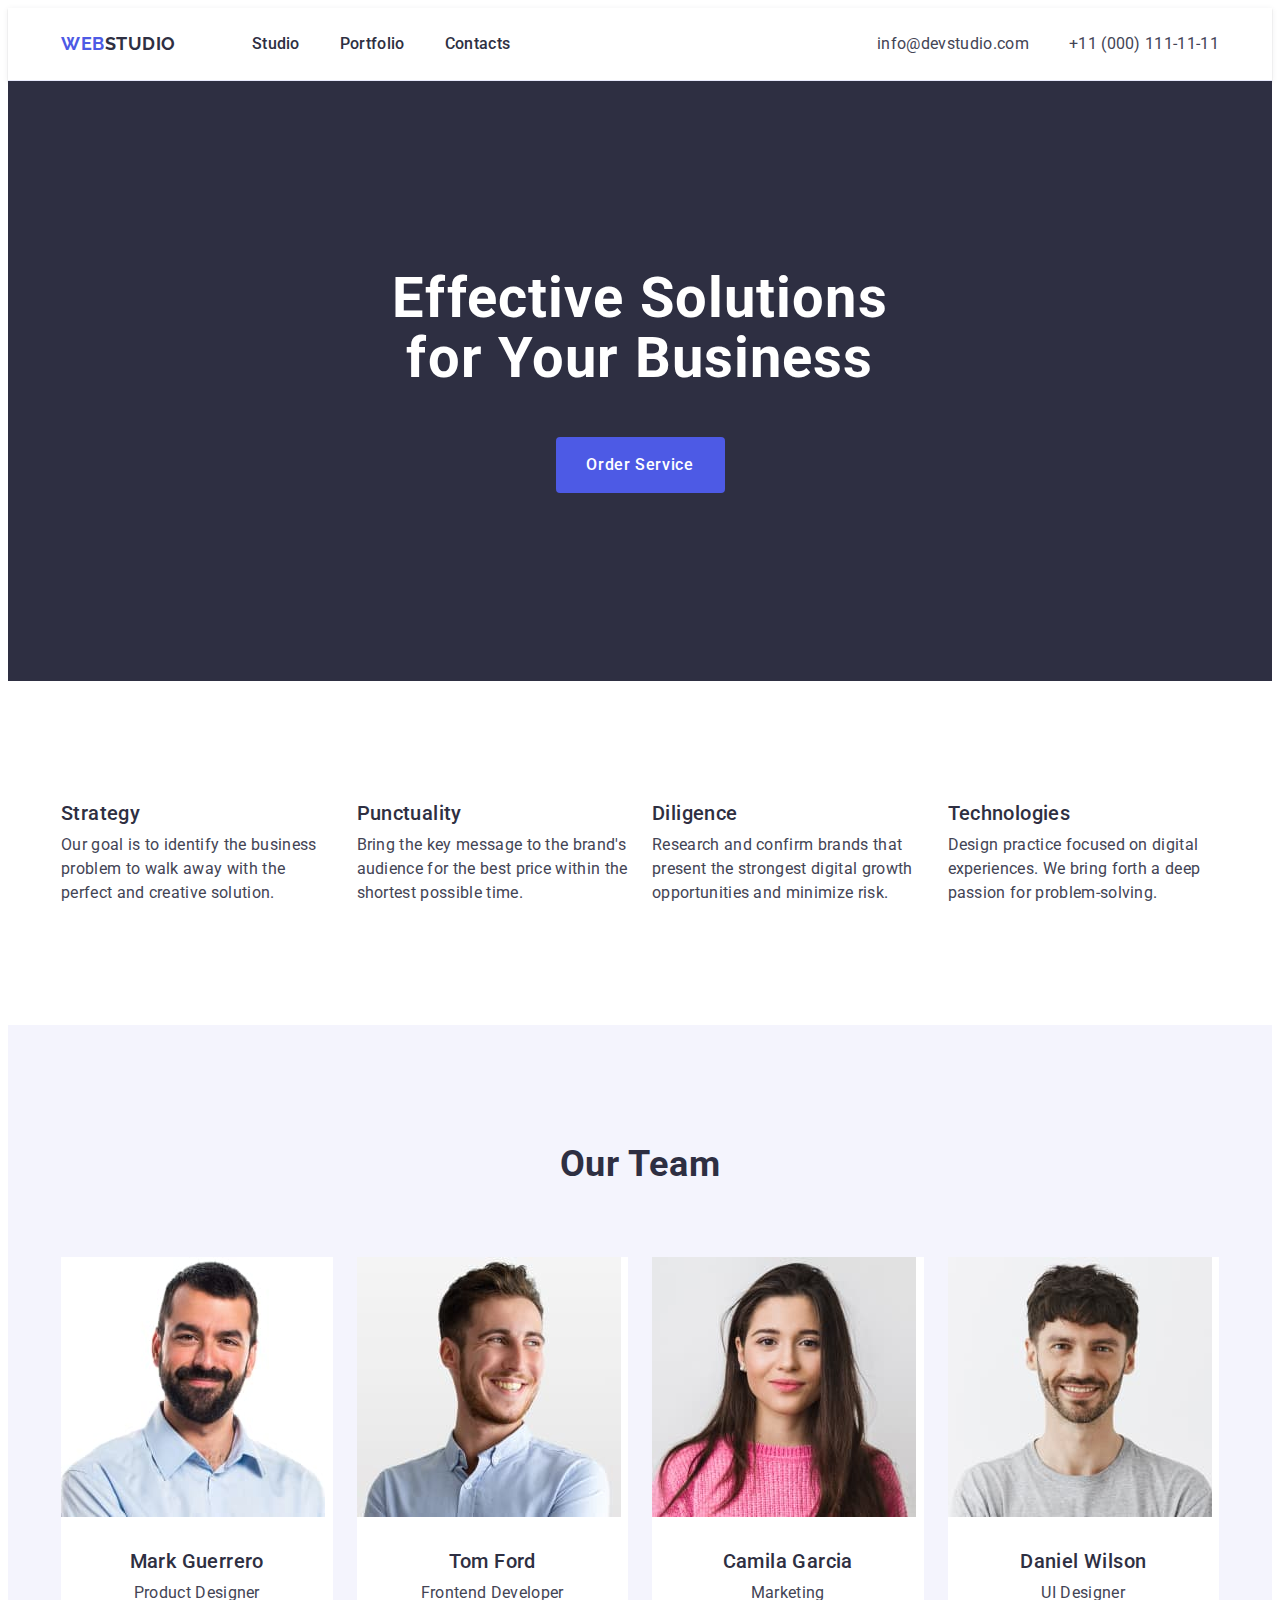
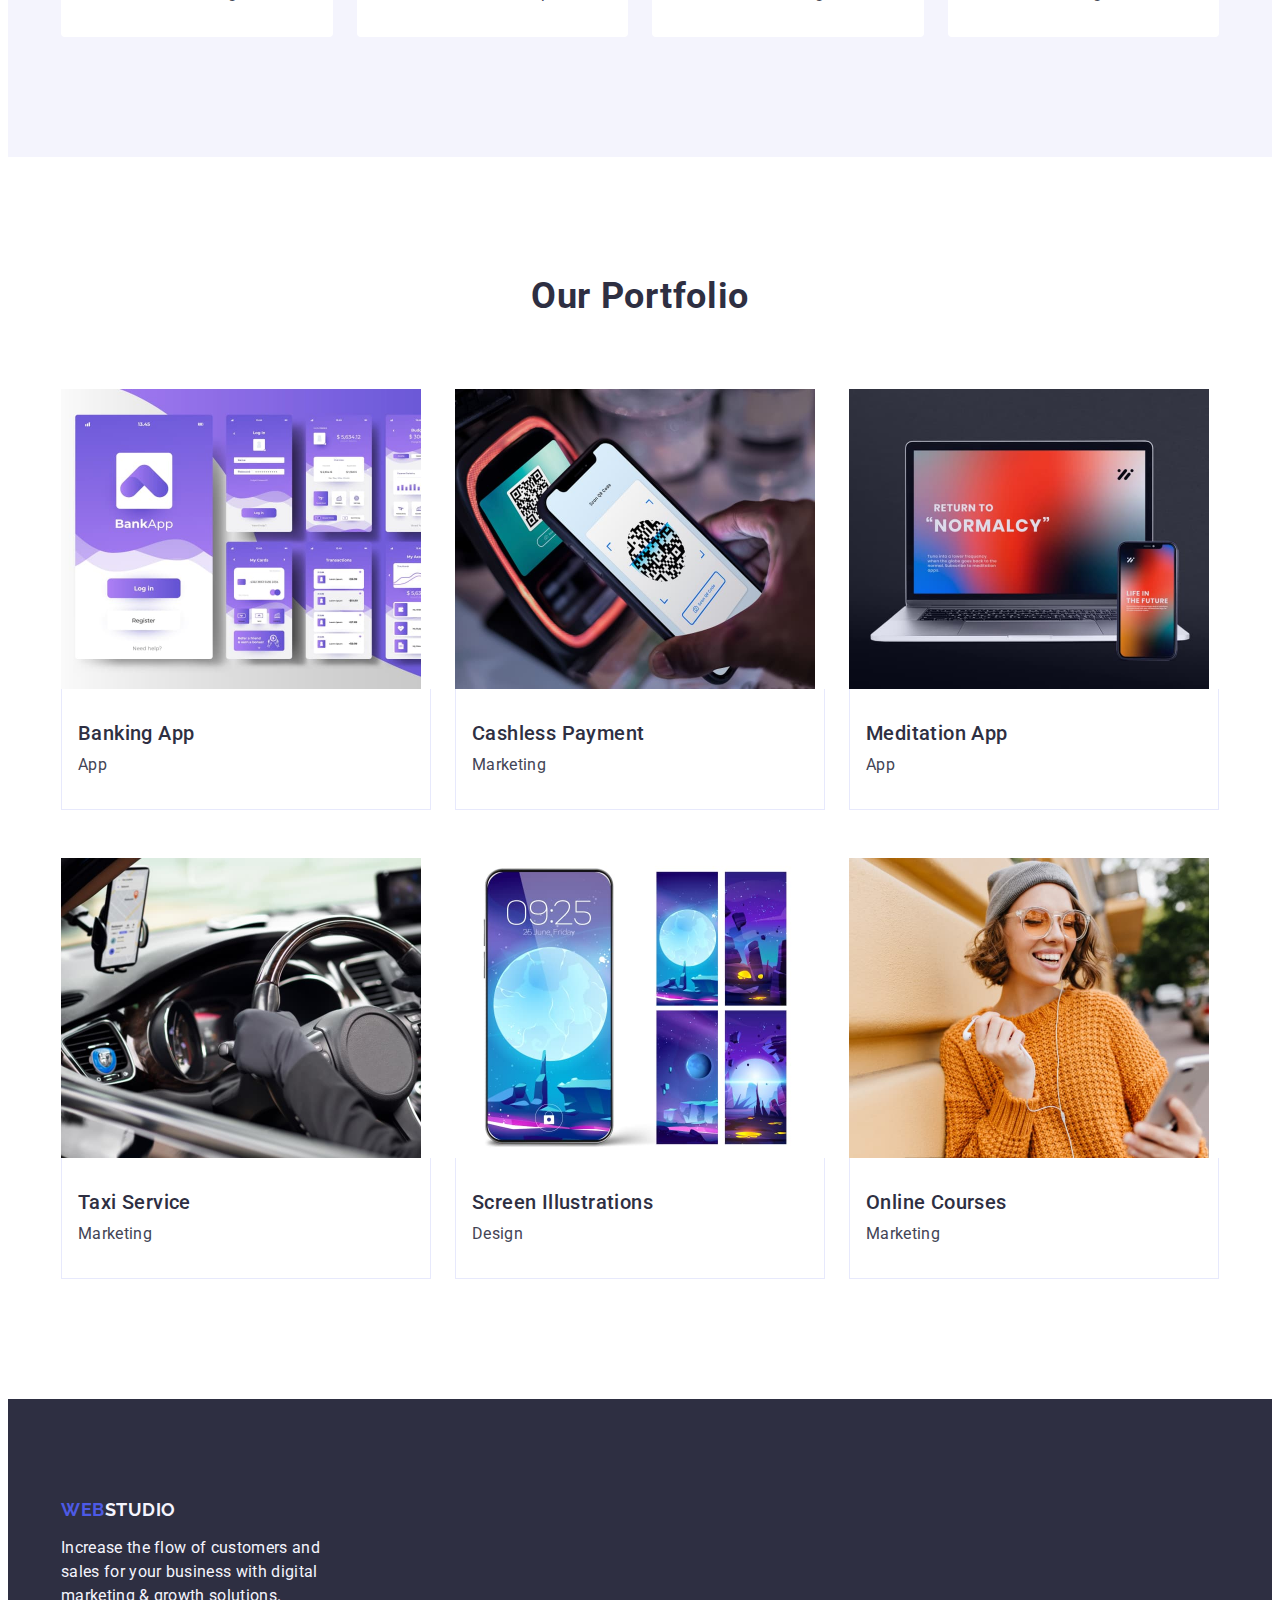
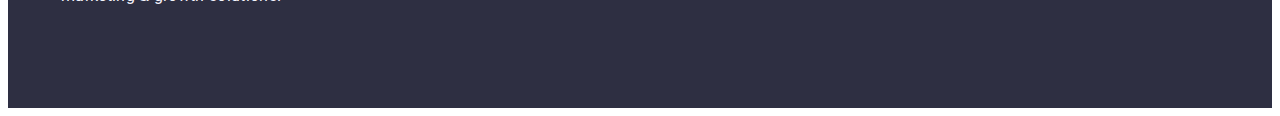
<file: index.html>
<!DOCTYPE html>
<html lang="en">
  <head>
    <meta charset="UTF-8" />
    <meta name="viewport" content="width=device-width, initial-scale=1.0" />
    <title>Web Studio</title>
    <link rel="preconnect" href="https://fonts.gstatic.com" crossorigin />
    <link
      href="https://fonts.googleapis.com/css2?family=Raleway:wght@700&family=Roboto:wght@400;500;700&display=swap"
      rel="stylesheet"
    />
    <link
      rel="stylesheet"
      href="https://cdnjs.cloudflare.com/ajax/libs/modern-normalize/2.0.0/modern-normalize.min.css"
      integrity="sha512-4xo8blKMVCiXpTaLzQSLSw3KFOVPWhm/TRtuPVc4WG6kUgjH6J03IBuG7JZPkcWMxJ5huwaBpOpnwYElP/m6wg=="
      crossorigin="anonymous"
      referrerpolicy="no-referrer"
    />
    <link rel="stylesheet" href="css/style.css" />
  </head>

  <body>
    <header class="header">
      <div class="header_container container">
        <nav class="menu_nav">
          <a href="./index.html" class="header_logo_link"
            >Web<span class="studio">Studio</span></a
          >
          <ul class="menu">
            <li class="header_item">
              <a href="./index.html" class="link">Studio</a>
            </li>
            <li class="header_item">
              <a href="" class="link">Portfolio</a>
            </li>
            <li class="header_item">
              <a href="" class="link">Contacts</a>
            </li>
          </ul>
        </nav>
        <address class="header_em_ph">
          <ul class="address">
            <li>
              <a href="mailto:info@devstudio.com" class="contact_link"
                >info@devstudio.com</a
              >
            </li>
            <li>
              <a href="tel:+110001111111" class="contact_link"
                >+11 (000) 111-11-11</a
              >
            </li>
          </ul>
        </address>
      </div>
    </header>
    <main class="business">
      <section class="business_title">
        <div class="container">
          <h1 class="title_one">Effective Solutions for Your Business</h1>
          <button class="button_link" type="button">Order Service</button>
        </div>
      </section>
      <section class="feature">
        <div class="container">
          <h2 class="visually-hidden">Features</h2>
          <ul class="company_list">
            <li class="company_item">
              <h3 class="list">Strategy</h3>
              <p class="paragraf_list">
                Our goal is to identify the business problem to walk away with
                the perfect and creative solution.
              </p>
            </li>
            <li class="company_item">
              <h3 class="list">Punctuality</h3>
              <p class="paragraf_list">
                Bring the key message to the brand's audience for the best price
                within the shortest possible time.
              </p>
            </li>
            <li class="company_item">
              <h3 class="list">Diligence</h3>
              <p class="paragraf_list">
                Research and confirm brands that present the strongest digital
                growth opportunities and minimize risk.
              </p>
            </li>
            <li class="company_item">
              <h3 class="list">Technologies</h3>
              <p class="paragraf_list">
                Design practice focused on digital experiences. We bring forth a
                deep passion for problem-solving.
              </p>
            </li>
          </ul>
        </div>
      </section>
      <section class="our_team">
        <div class="container">
          <h2 class="header_two">Our Team</h2>
          <ul class="team_list">
            <li class="team_card">
              <img
                src="./images/jpg/img_1.jpg"
                alt="Mark Guerrero"
                width="264"
              />
              <div class="team_list_container">
                <h3 class="team_item">Mark Guerrero</h3>
                <p class="team_p">Product Designer</p>
              </div>
            </li>
            <li class="team_card">
              <img
                src="./images/jpg/img_TomFord.jpg"
                alt="Tom Ford"
                width="264"
              />
              <div class="team_list_container">
                <h3 class="team_item">Tom Ford</h3>
                <p class="team_p">Frontend Developer</p>
              </div>
            </li>
            <li class="team_card">
              <img
                src="./images/jpg/img_CamilaGarcia.jpg"
                alt="Camila Garcia"
                width="264"
              />
              <div class="team_list_container">
                <h3 class="team_item">Camila Garcia</h3>
                <p class="team_p">Marketing</p>
              </div>
            </li>
            <li class="team_card">
              <img
                src="./images/jpg/img_DanielWilson.jpg"
                alt="Daniel Wilson"
                width="264"
              />
              <div class="team_list_container">
                <h3 class="team_item">Daniel Wilson</h3>
                <p class="team_p">UI Designer</p>
              </div>
            </li>
          </ul>
        </div>
      </section>
      <section class="our_portfolio">
        <div class="container">
          <h2 class="header_portfolio">Our Portfolio</h2>
          <ul class="portfolio_list">
            <li class="portfolio_card">
              <img
                src="./images/jpg/image_1.jpg"
                alt="Banking App"
                width="360"
              />

              <div class="portfolio_container">
                <h3 class="header_three">Banking App</h3>
                <p class="portfolio_p">App</p>
              </div>
            </li>
            <li class="portfolio_card">
              <img
                src="./images/jpg/image_2.jpg"
                alt="Cashless Payment"
                width="360"
              />
              <div class="portfolio_container">
                <h3 class="header_three">Cashless Payment</h3>
                <p class="portfolio_p">Marketing</p>
              </div>
            </li>
            <li class="portfolio_card">
              <img
                src="./images/jpg/image_3.jpg"
                alt="Meditation App"
                width="360"
              />
              <div class="portfolio_container">
                <h3 class="header_three">Meditation App</h3>
                <p class="portfolio_p">App</p>
              </div>
            </li>
            <li class="portfolio_card">
              <img
                src="./images/jpg/image_4.jpg"
                alt="Taxi Service Marketing"
                width="360"
              />
              <div class="portfolio_container">
                <h3 class="header_three">Taxi Service</h3>
                <p class="portfolio_p">Marketing</p>
              </div>
            </li>
            <li class="portfolio_card">
              <img
                src="./images/jpg/image_5.jpg"
                alt="Screen Illustrations"
                width="360"
              />
              <div class="portfolio_container">
                <h3 class="header_three">Screen Illustrations</h3>
                <p class="portfolio_p">Design</p>
              </div>
            </li>
            <li class="portfolio_card">
              <img
                src="./images/jpg/image_6.jpg"
                alt="Online Courses Marketing"
                width="360"
              />
              <div class="portfolio_container">
                <h3 class="header_three">Online Courses</h3>
                <p class="portfolio_p">Marketing</p>
              </div>
            </li>
          </ul>
        </div>
      </section>
    </main>
    <footer class="footer">
      <div class="container">
        <a href="./index.html" class="header_logo_footer"
          >Web<span class="span_footer">Studio</span></a
        >
        <p class="footer_p">
          Increase the flow of customers and sales for your business with
          digital marketing & growth solutions.
        </p>
      </div>
    </footer>
  </body>
</html>
</file>
<file: css/style.css>
:root {
  --color-iris: #4d5ae5;
  --color-ocean: #404bbf;
  --color-navy-blue: #2e2f42;
  --color-green: #31d0aa;
  --color-slate: #434455;
  --color-light-slate: #8e8f99;
  --color-cornflower: #e7e9fc;
  --color-cloud: #f4f4fd;
  --color-navy-blue-modal: #2e2f42;
  --color-grey: #2e2f42;
  --color-white: #ffffff;
  --color-dairy: #fcfcfc;
}

body {
  font-family: "Roboto", sans-serif;
  color: var(--color-slate);
  background-color: var(--color-white);
  font-size: 16px;
  letter-spacing: 0.02em;
}

.list {
  list-style: none;
}

.link {
  text-decoration: none;
}

h1,
h2,
h3,
h4,
h5,
h6 {
  margin: 0;
}
p,
input,
textarea,
button {
  font: inherit;
  margin: 0;
}

button {
  cursor: pointer;
  color: currentColor;
}

ul {
  list-style: none;
  padding-left: 0;
  margin-top: 0;
  margin-bottom: 0;
}

a {
  text-decoration: none;
  outline: none;
}

img {
  display: block;
  max-width: 100%;
  height: auto;
}

/* Header */
.header {
  border-bottom: 1px solid #e7e9fc;
  display: flex;
  box-shadow: 0px 1px 6px 0px rgba(46, 47, 66, 0.08),
    0px 1px 1px 0px rgba(46, 47, 66, 0.16),
    0px 2px 1px 0px rgba(46, 47, 66, 0.08);
}
.header_container {
  display: flex;
  align-items: center;
}
.container {
  width: 1158px;
  margin: 0 auto;
  padding: 0 15px;
}
.menu_nav {
  display: flex;
  align-items: center;
}
.header_logo_link {
  color: var(--IRIS, #4d5ae5);
  font-family: "Raleway", sans-serif;
  font-size: 18px;
  font-style: normal;
  font-weight: 700;
  line-height: 1.17;
  letter-spacing: 0.54px;
  text-transform: uppercase;
  margin-right: 76px;
  display: inline-block;
  position: relative;
}
.studio {
  color: var(--NAVY-BLUE, #2e2f42);
  font-family: Raleway;
  font-size: 18px;
  font-style: normal;
  font-weight: 700;
  line-height: 21px;
  /* 116.667% */
  letter-spacing: 0.54px;
  text-transform: uppercase;
}
.menu {
  display: flex;
  gap: 40px;
}
.link {
  color: var(--NAVY-BLUE, #2e2f42);
  font-size: 16px;
  font-weight: 500;
  line-height: 1.5;
  letter-spacing: 0.32px;
  padding-top: 24px;
  padding-bottom: 24px;
  display: block;
}
.link:hover {
  color: #404bbf;
}

.link:focus {
  color: #404bbf;
}

.header_em_ph {
  font-style: normal;
  margin-left: auto;
}
.address {
  display: flex;
  gap: 40px;
}
.contact_link {
  font-size: 16px;
  line-height: 1.5;
  letter-spacing: 0.02em;
  color: #434455;
  transition: color 250ms cubic-bezier(0.4, 0, 0.2, 1);
}
.contact_link:hover {
  color: #404bbf;
}
.contact_link:focus {
  color: #404bbf;
}

/* Header */

/* Section 1 */

.business_title {
  background: var(--NAVY-BLUE, #2e2f42);
  padding-top: 188px;
  padding-bottom: 188px;
}

.title_one {
  color: var(--WHITE, #fff);
  text-align: center;
  font-family: Roboto;
  font-size: 56px;
  font-style: normal;
  line-height: 1.07;
  letter-spacing: 0.02em;
  max-width: 496px;
  margin-left: auto;
  margin-right: auto;
  margin-bottom: 48px;
  width: 700px;
}

.button_link {
  background: var(--IRIS, #4d5ae5);
  color: var(--WHITE, #fff);
  font-family: "Roboto", sans-serif;
  font-size: 16px;
  font-style: normal;
  font-weight: 500;
  line-height: 1.5;
  letter-spacing: 0.04em;
  cursor: pointer;
  display: block;
  border: none;
  border-radius: 4px;
  min-width: 169px;
  height: 56px;
  margin-top: 48px;
  margin: 0 auto;
}
.button_link:hover {
  background: var(--OCEAN, #404bbf);
}
.button_link:focus {
  background: var(--OCEAN, #404bbf);
}
/* Section 1 */

/* Section 2 */
.feature {
  padding-top: 120px;
  padding-bottom: 120px;
}

.list {
  color: var(--NAVY-BLUE, #2e2f42);
  font-family: "Roboto", sans-serif;
  font-size: 20px;
  font-style: normal;
  font-weight: 500;
  line-height: 1.2;
  letter-spacing: 0.02em;
  margin-bottom: 8px;
}
.paragraf_list {
  color: var(--SLATE, #434455);
  font-family: "Roboto", sans-serif;
  font-size: 16px;
  font-style: normal;
  font-weight: 400;
  line-height: 1.5;
  letter-spacing: 0.02em;
}
.visually-hidden {
  position: absolute;
  width: 1px;
  height: 1px;
  margin: -1px;
  border: 0;
  padding: 0;
  white-space: nowrap;
  clip-path: inset(100%);
  clip: rect(0 0 0 0);
  overflow: hidden;
}
.company_list {
  display: flex;
  gap: 24px;
  margin: 0 auto;
}
.company_item {
  width: calc((100% - 72px) / 4);
}
/* Section 2 */

/* Section 3 */
.our_team {
  background: var(--CLOUD, #f4f4fd);
  padding-top: 120px;
  padding-bottom: 120px;
}

.header_two {
  color: var(--NAVY-BLUE, #2e2f42);
  text-align: center;
  font-family: "Roboto", sans-serif;
  font-size: 36px;
  font-style: normal;
  font-weight: 700;
  line-height: 1.11;
  letter-spacing: 0.02em;
  text-transform: capitalize;
  margin-bottom: 72px;
}
.team_card {
  background: var(--WHITE, #fff);
  width: calc((100% - 72px) / 4);
  border-radius: 0px 0px 4px 4px;
}
.team_item {
  color: var(--NAVY-BLUE, #2e2f42);
  text-align: center;
  font-family: "Roboto", sans-serif;
  font-size: 20px;
  font-style: normal;
  font-weight: 500;
  line-height: 1.2;
  letter-spacing: 0.02em;
  margin-bottom: 8px;
}
.team_p {
  color: var(--SLATE, #434455);
  text-align: center;
  font-family: "Roboto", sans-serif;
  font-size: 16px;
  font-style: normal;
  font-weight: 400;
  line-height: 1.5;
  letter-spacing: 0.02em;
}
.team_list {
  display: flex;
  gap: 24px;
}
.team_list_container {
  padding-top: 32px;
  padding-bottom: 32px;
  margin: 0;
}
/* Section 3 */

/* Section 4 */

.portfolio_p {
  color: var(--SLATE, #434455);
  font-family: "Roboto", sans-serif;
  font-size: 16px;
  font-style: normal;
  font-weight: 400;
  line-height: 1.5;
  letter-spacing: 0.02em;
}
.our_portfolio {
  padding-top: 120px;
  padding-bottom: 120px;
}
.header_three {
  color: var(--NAVY-BLUE, #2e2f42);
  font-family: Roboto;
  font-size: 20px;
  font-style: normal;
  font-weight: 500;
  line-height: 1.2;
  letter-spacing: 0.02em;
  margin-bottom: 8px;
}
.header_portfolio {
  color: var(--NAVY-BLUE, #2e2f42);
  text-align: center;
  font-family: "Roboto", sans-serif;
  font-size: 36px;
  font-style: normal;
  font-weight: 700;
  line-height: 1.11;
  letter-spacing: 0.02em;
  text-transform: capitalize;
  margin-bottom: 72px;
}
.portfolio_list {
  display: flex;
  flex-wrap: wrap;
  column-gap: 24px;
  row-gap: 48px;
}
.portfolio_card {
  width: calc((100% - 48px) / 3);
}
.portfolio_container {
  padding: 32px 16px;
  border: 1px solid var(--CORNFLOWER, #e7e9fc);
  border-top: none;
  margin: 0 auto;
}
/* Section 4 */

/* Footer */

.footer {
  background: var(--NAVY-BLUE, #2e2f42);
  padding: 100px 0 100px 0;
  margin: 0;
}
.span_footer {
  color: #f4f4fd;
}
.footer_p {
  color: var(--CLOUD, #f4f4fd);
  font-family: Roboto;
  font-size: 16px;
  font-style: normal;
  font-weight: 400;
  line-height: 1.5;
  letter-spacing: 0.02em;
  max-width: 264px;
}
.header_logo_footer {
  color: var(--IRIS, #4d5ae5);
  font-family: "Raleway", sans-serif;
  font-size: 18px;
  font-style: normal;
  font-weight: 700;
  line-height: 1.17;
  letter-spacing: 0.54px;
  text-transform: uppercase;
  margin-right: 76px;
  display: inline-block;
  margin-bottom: 16px;
}
/* Footer */
</file>
